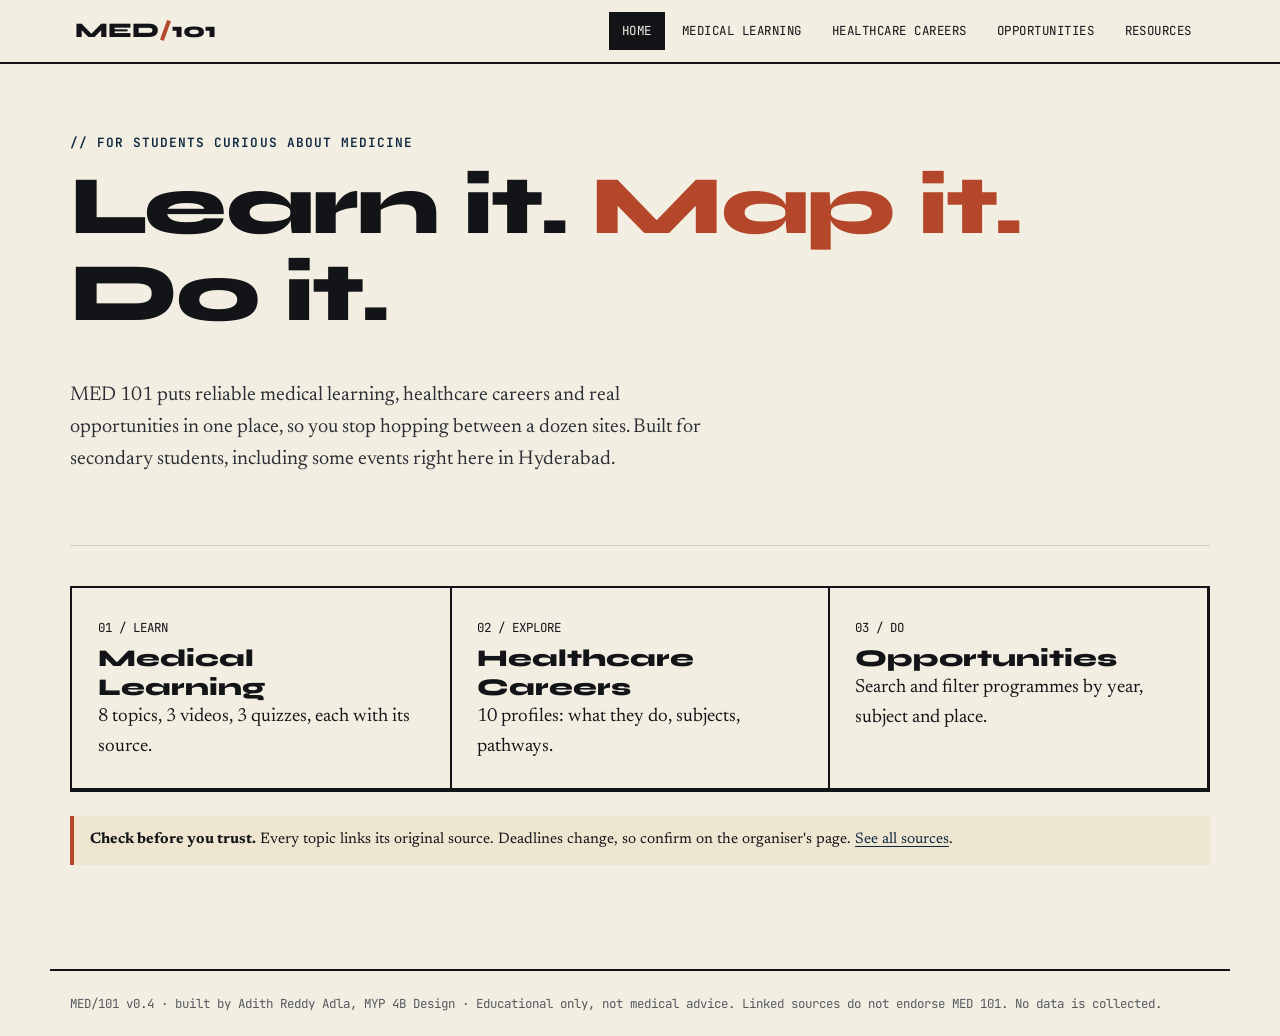
<file: index.html>
<!doctype html><html lang="en"><head><meta charset="utf-8"><meta name="viewport" content="width=device-width,initial-scale=1"><title>Home | MED 101</title>
<meta name="description" content="MED 101: medical learning, healthcare careers and opportunities for secondary students.">
<link rel="preconnect" href="https://fonts.googleapis.com"><link rel="preconnect" href="https://fonts.gstatic.com" crossorigin>
<link href="https://fonts.googleapis.com/css2?family=JetBrains+Mono:wght@400;600&family=Newsreader:opsz,wght@6..72,400;6..72,600&family=Syne:wght@600;800&display=swap" rel="stylesheet"><link rel="stylesheet" href="style.css"></head>
<body data-page="home"><a class="skip" href="#main">Skip to content</a><header><div class="bar"><a class="logo" href="index.html">MED<span>/</span>101</a>
<button id="menu" aria-expanded="false" aria-controls="nv">Menu</button><nav aria-label="Main"><ul id="nv">
<li><a data-p="home" href="index.html">Home</a></li><li><a data-p="learning" href="learning.html">Medical Learning</a></li><li><a data-p="careers" href="careers.html">Healthcare Careers</a></li><li><a data-p="opportunities" href="opportunities.html">Opportunities</a></li><li><a data-p="resources" href="resources.html">Resources</a></li></ul></nav></div></header><main id="main">
<section class="hero"><div class="eyebrow">// for students curious about medicine</div><h1>Learn it. <em>Map it.</em> Do it.</h1>
<p class="lede">MED 101 puts reliable medical learning, healthcare careers and real opportunities in one place, so you stop hopping between a dozen sites. Built for secondary students, including some events right here in Hyderabad.</p></section>
<div class="three"><a href="learning.html" style="--k:var(--learn)"><span class="mono">01 / LEARN</span><b>Medical Learning</b>8 topics, 3 videos, 3 quizzes, each with its source.</a>
<a href="careers.html" style="--k:var(--career)"><span class="mono">02 / EXPLORE</span><b>Healthcare Careers</b>10 profiles: what they do, subjects, pathways.</a>
<a href="opportunities.html" style="--k:var(--opp)"><span class="mono">03 / DO</span><b>Opportunities</b>Search and filter programmes by year, subject and place.</a></div>
<p class="note"><b>Check before you trust.</b> Every topic links its original source. Deadlines change, so confirm on the organiser's page. <a href="resources.html">See all sources</a>.</p>
</main><footer>MED/101 v0.4 &middot; built by Adith Reddy Adla, MYP 4B Design &middot; Educational only, not medical advice. Linked sources do not endorse MED 101. No data is collected.</footer><script src="data.js"></script><script src="app.js"></script></body></html>
</file>
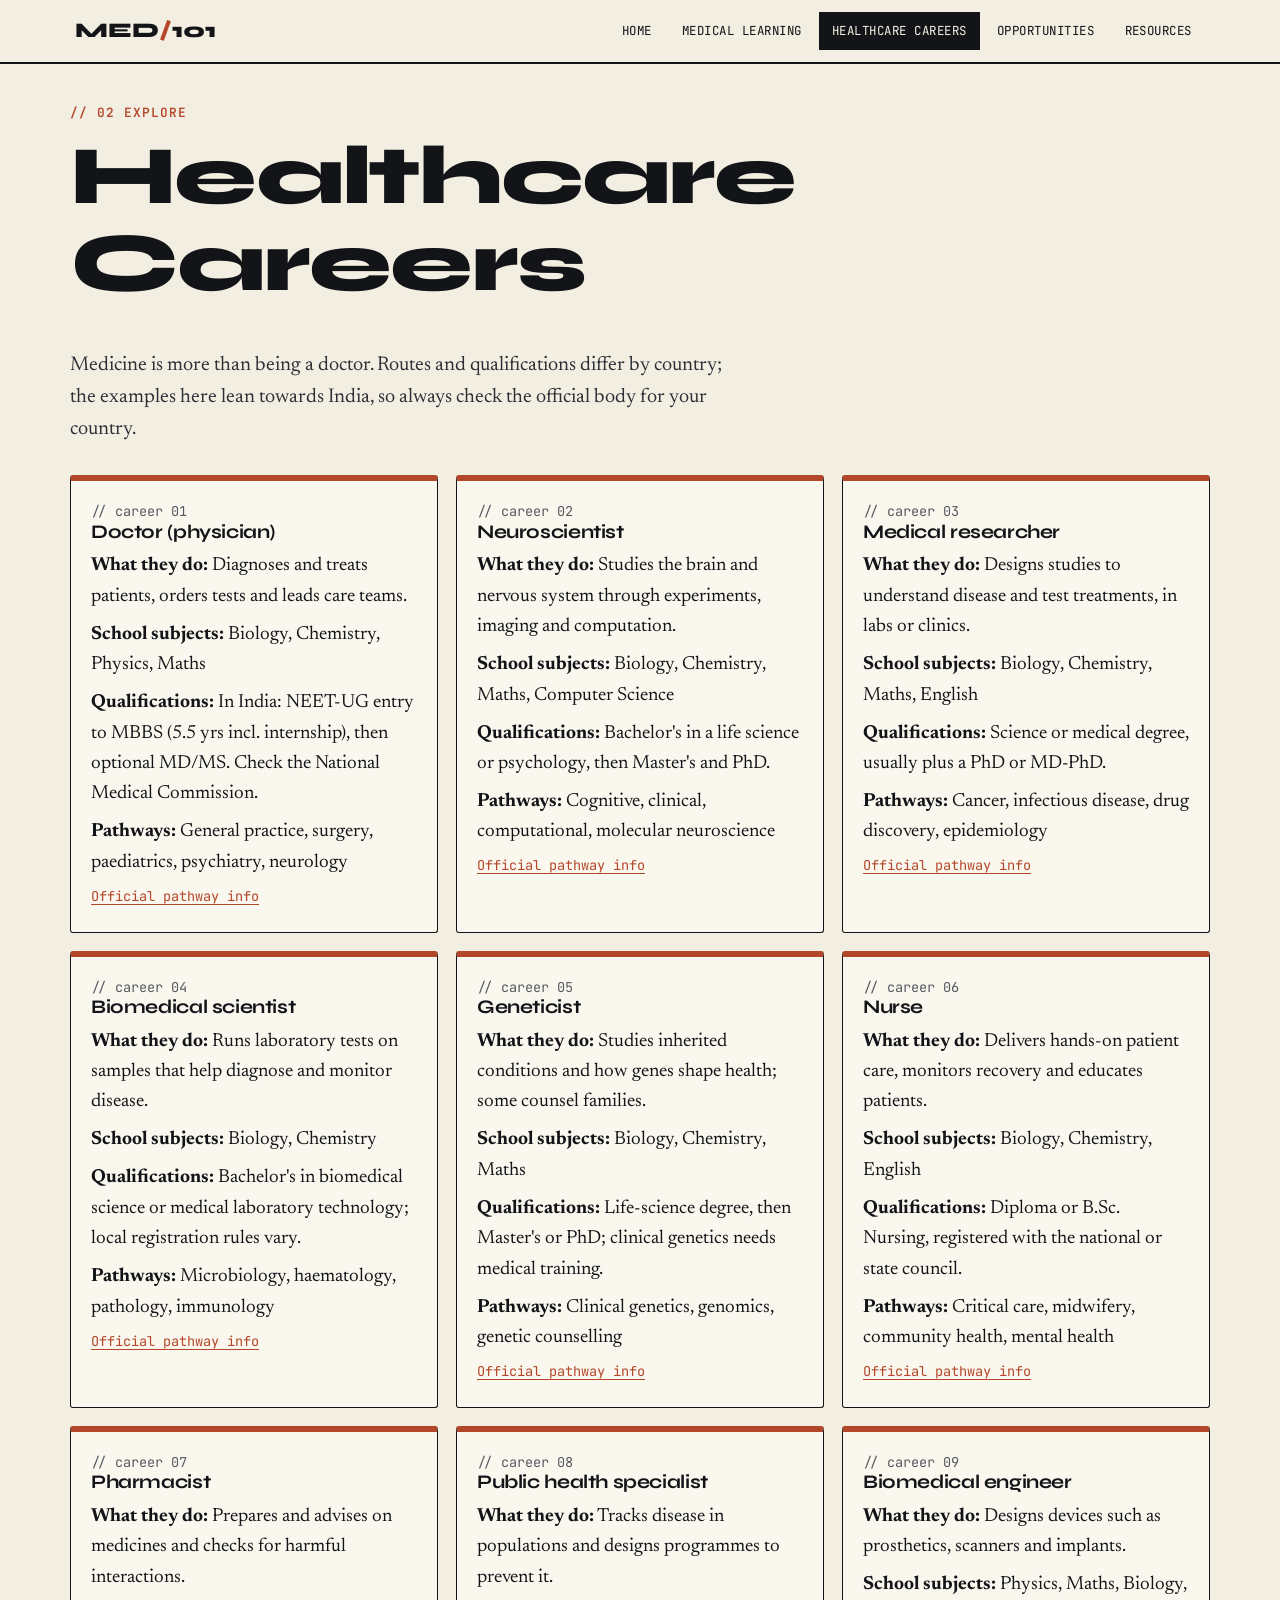
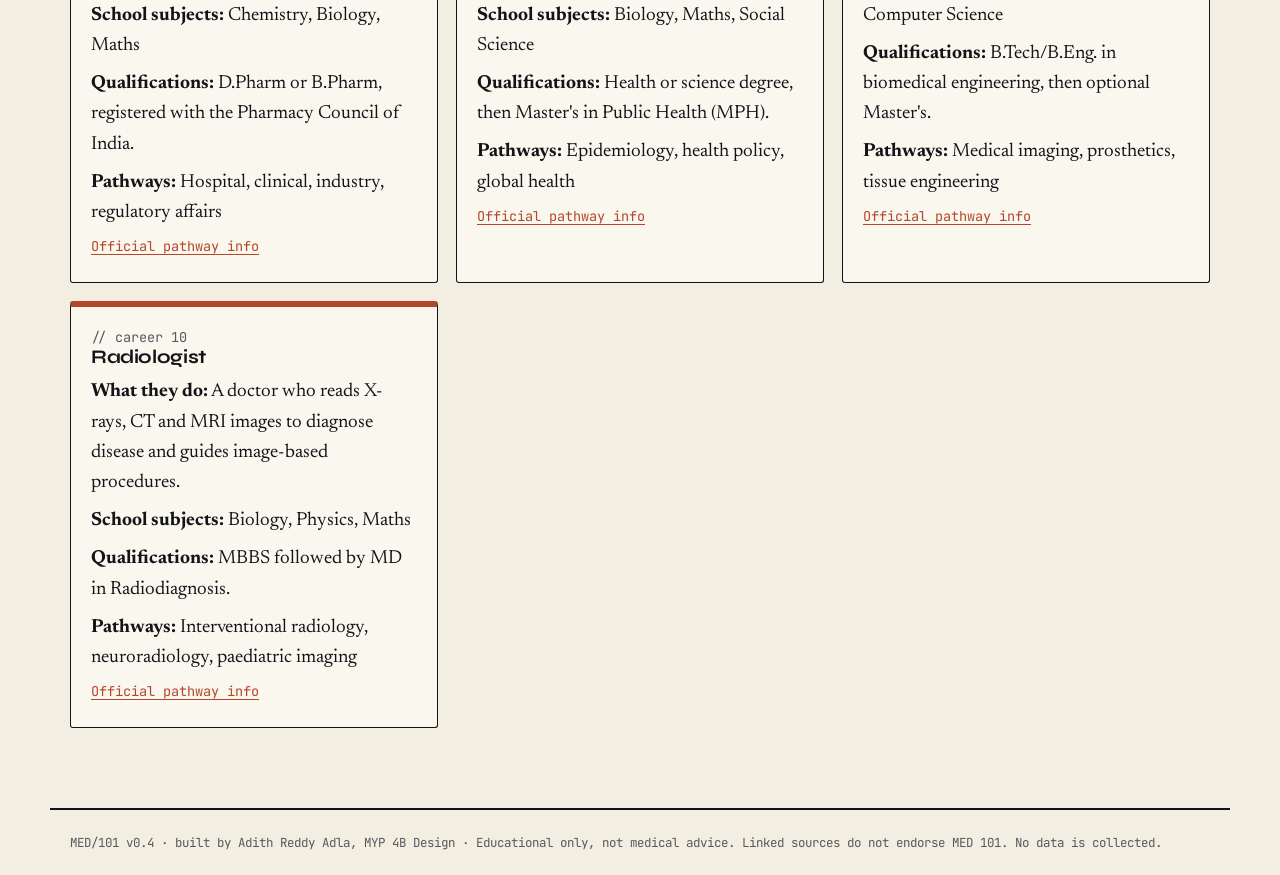
<file: careers.html>
<!doctype html><html lang="en"><head><meta charset="utf-8"><meta name="viewport" content="width=device-width,initial-scale=1"><title>Healthcare Careers | MED 101</title>
<meta name="description" content="MED 101: medical learning, healthcare careers and opportunities for secondary students.">
<link rel="preconnect" href="https://fonts.googleapis.com"><link rel="preconnect" href="https://fonts.gstatic.com" crossorigin>
<link href="https://fonts.googleapis.com/css2?family=JetBrains+Mono:wght@400;600&family=Newsreader:opsz,wght@6..72,400;6..72,600&family=Syne:wght@600;800&display=swap" rel="stylesheet"><link rel="stylesheet" href="style.css"></head>
<body data-page="careers"><a class="skip" href="#main">Skip to content</a><header><div class="bar"><a class="logo" href="index.html">MED<span>/</span>101</a>
<button id="menu" aria-expanded="false" aria-controls="nv">Menu</button><nav aria-label="Main"><ul id="nv">
<li><a data-p="home" href="index.html">Home</a></li><li><a data-p="learning" href="learning.html">Medical Learning</a></li><li><a data-p="careers" href="careers.html">Healthcare Careers</a></li><li><a data-p="opportunities" href="opportunities.html">Opportunities</a></li><li><a data-p="resources" href="resources.html">Resources</a></li></ul></nav></div></header><main id="main">
<div class="eyebrow">// 02 explore</div><h1>Healthcare Careers</h1><p class="lede">Medicine is more than being a doctor. Routes and qualifications differ by country; the examples here lean towards India, so always check the official body for your country.</p><div class="grid" id="careers" style="margin-top:30px"></div>
</main><footer>MED/101 v0.4 &middot; built by Adith Reddy Adla, MYP 4B Design &middot; Educational only, not medical advice. Linked sources do not endorse MED 101. No data is collected.</footer><script src="data.js"></script><script src="app.js"></script></body></html>
</file>
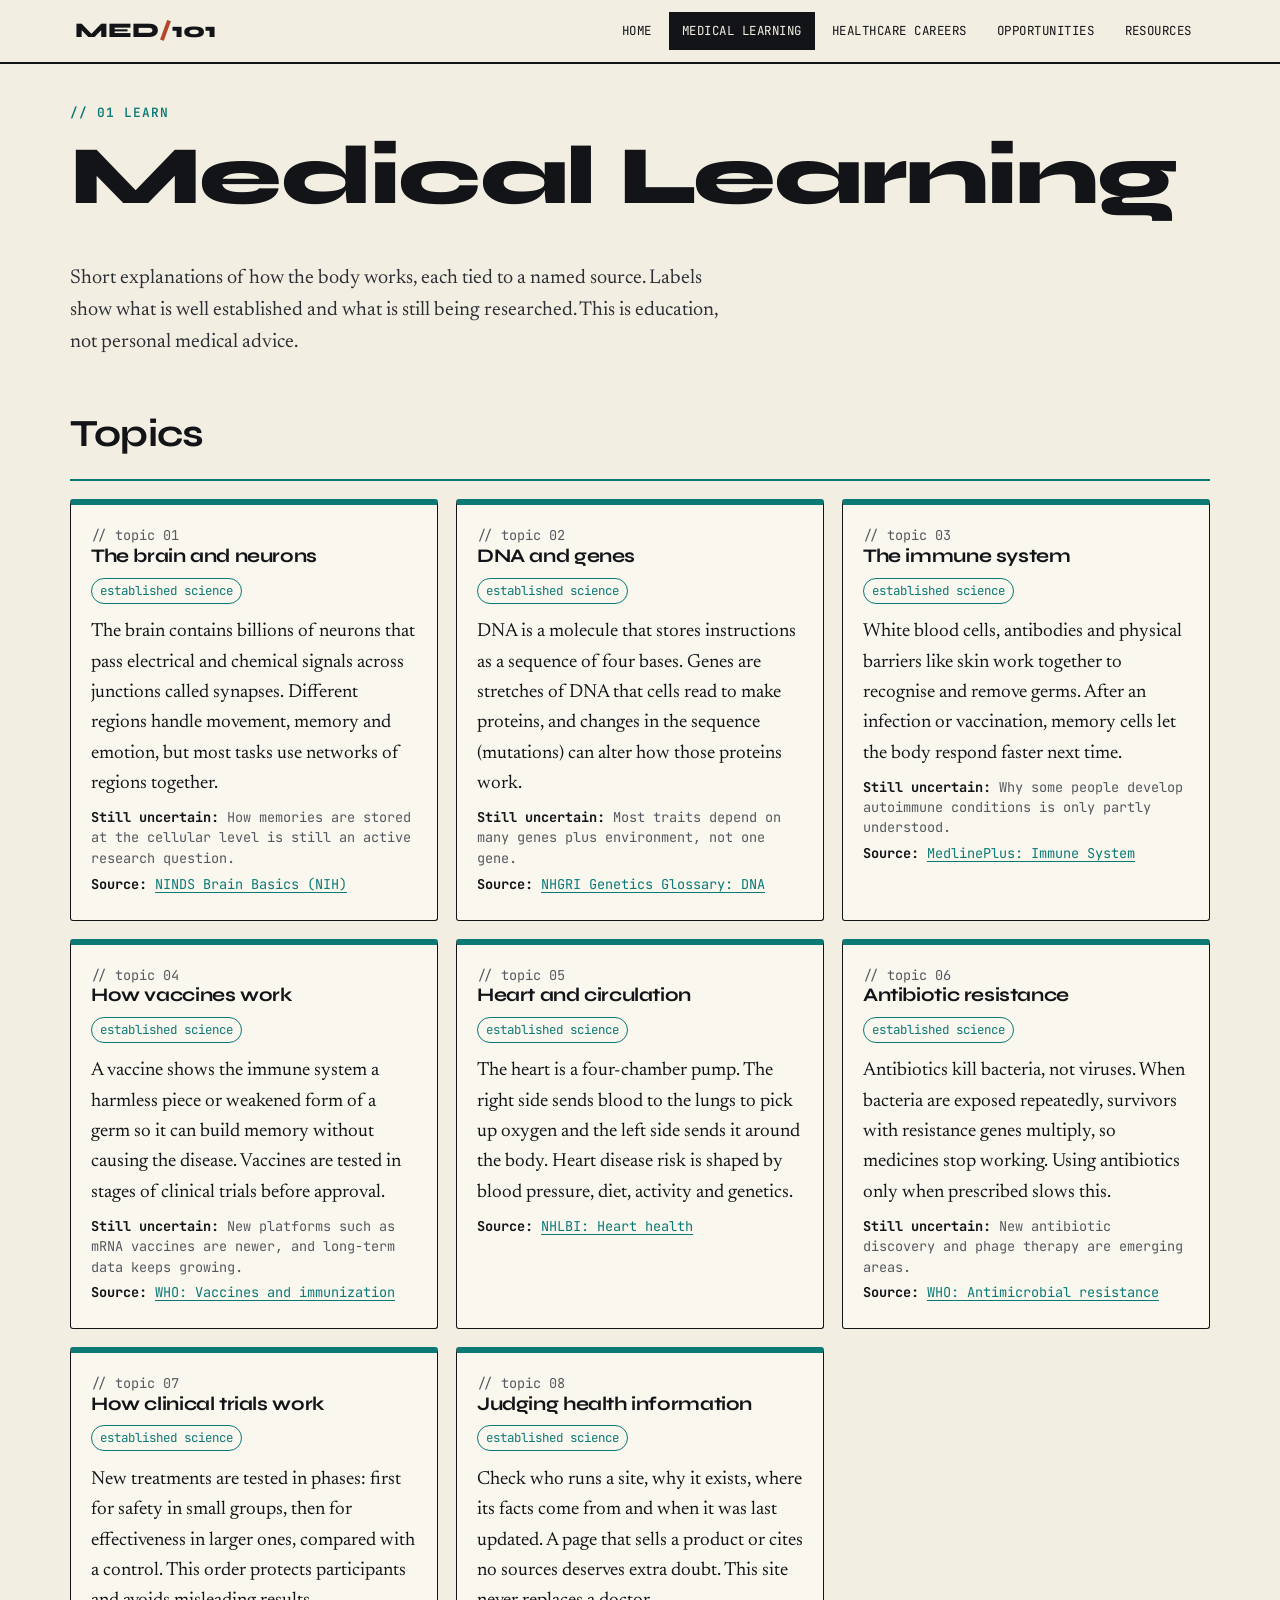
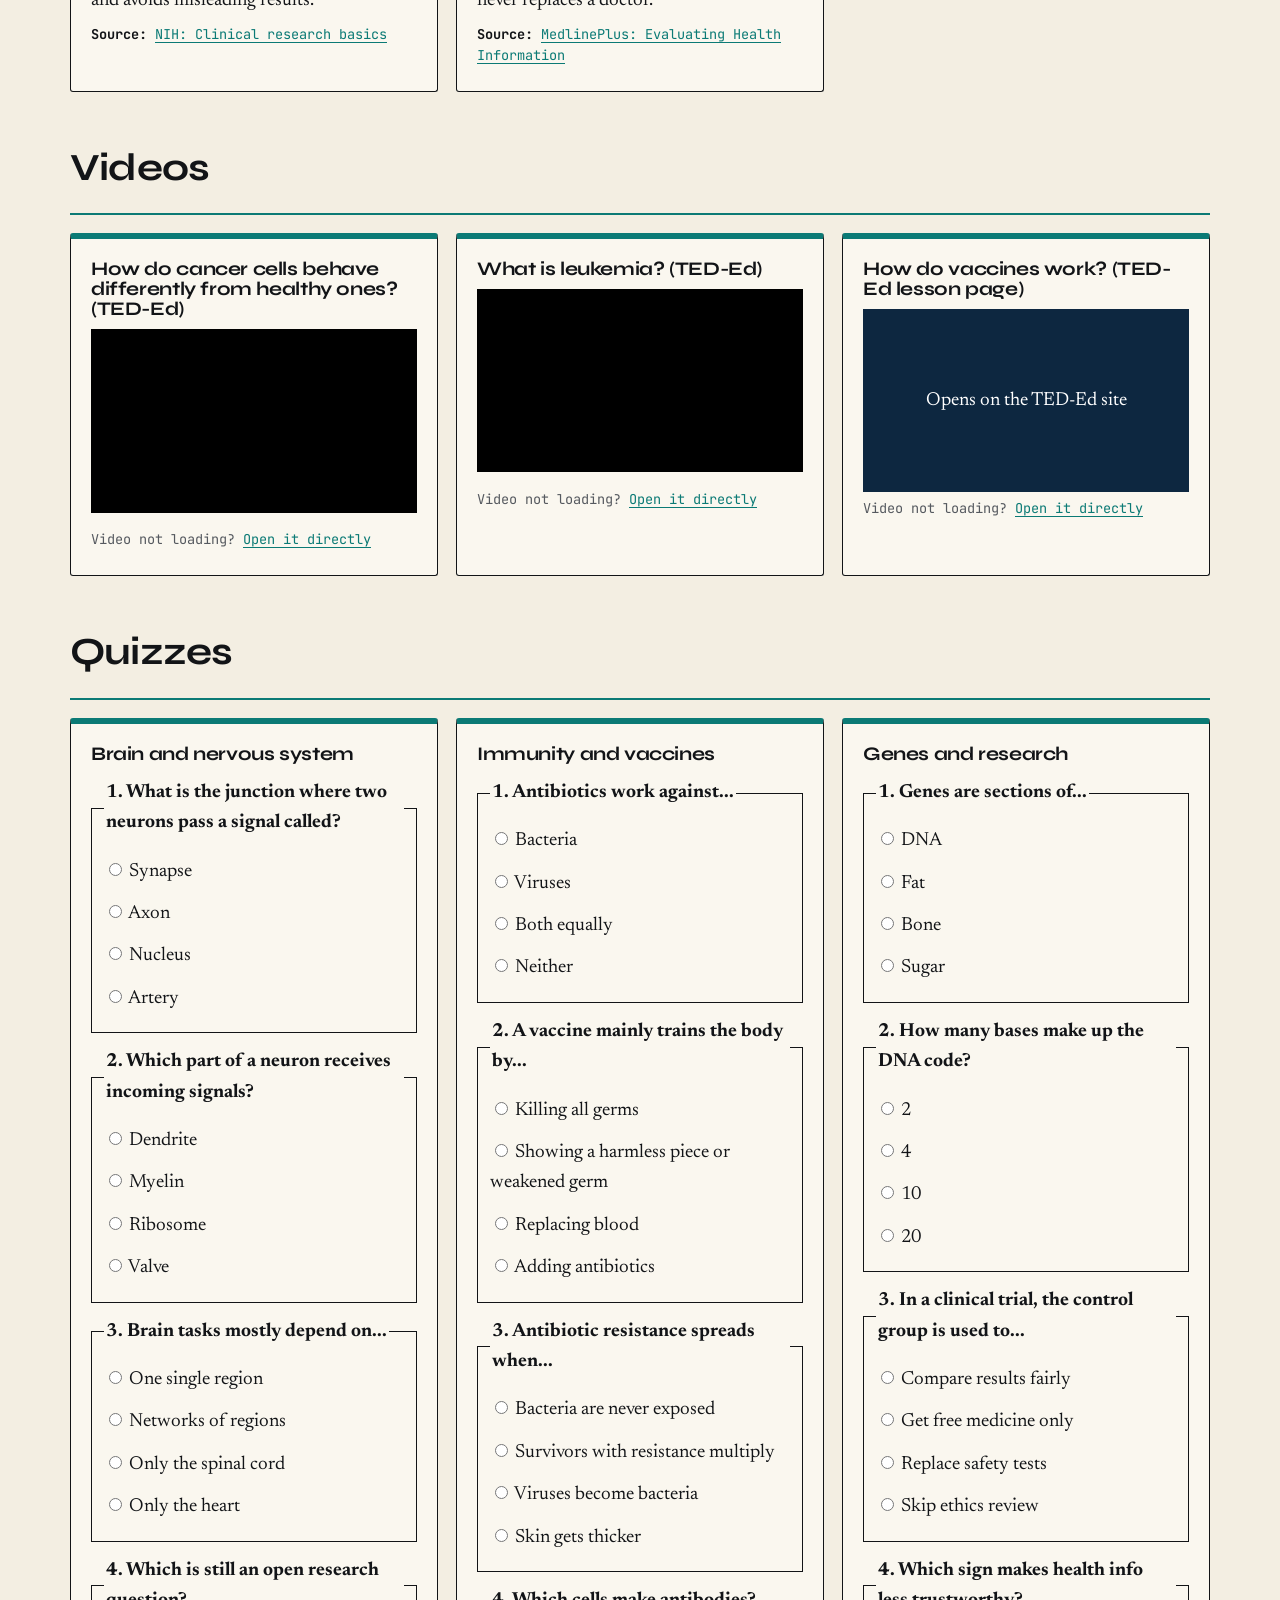
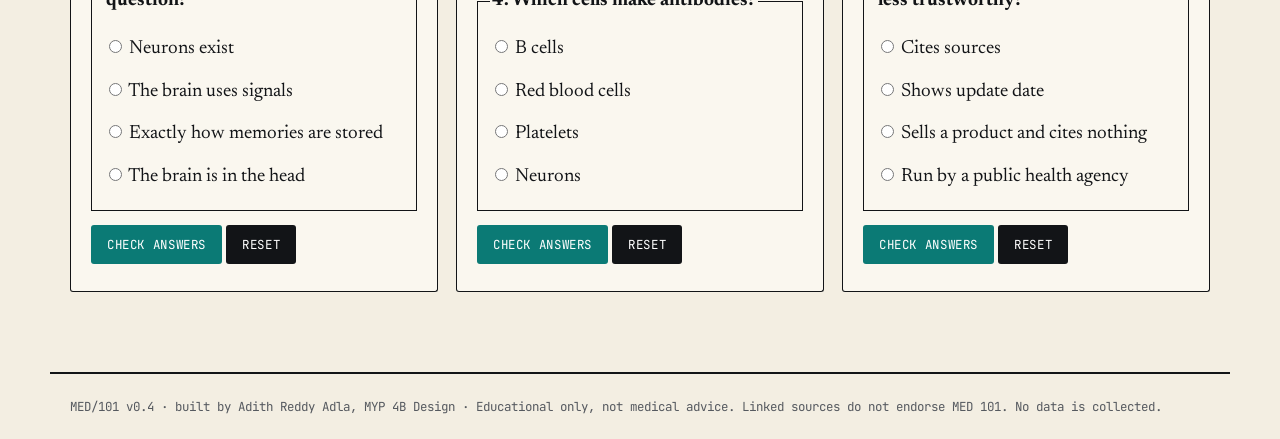
<file: learning.html>
<!doctype html><html lang="en"><head><meta charset="utf-8"><meta name="viewport" content="width=device-width,initial-scale=1"><title>Medical Learning | MED 101</title>
<meta name="description" content="MED 101: medical learning, healthcare careers and opportunities for secondary students.">
<link rel="preconnect" href="https://fonts.googleapis.com"><link rel="preconnect" href="https://fonts.gstatic.com" crossorigin>
<link href="https://fonts.googleapis.com/css2?family=JetBrains+Mono:wght@400;600&family=Newsreader:opsz,wght@6..72,400;6..72,600&family=Syne:wght@600;800&display=swap" rel="stylesheet"><link rel="stylesheet" href="style.css"></head>
<body data-page="learning"><a class="skip" href="#main">Skip to content</a><header><div class="bar"><a class="logo" href="index.html">MED<span>/</span>101</a>
<button id="menu" aria-expanded="false" aria-controls="nv">Menu</button><nav aria-label="Main"><ul id="nv">
<li><a data-p="home" href="index.html">Home</a></li><li><a data-p="learning" href="learning.html">Medical Learning</a></li><li><a data-p="careers" href="careers.html">Healthcare Careers</a></li><li><a data-p="opportunities" href="opportunities.html">Opportunities</a></li><li><a data-p="resources" href="resources.html">Resources</a></li></ul></nav></div></header><main id="main">
<div class="eyebrow">// 01 learn</div><h1>Medical Learning</h1><p class="lede">Short explanations of how the body works, each tied to a named source. Labels show what is well established and what is still being researched. This is education, not personal medical advice.</p>
<div class="sec-h"><h2>Topics</h2></div><div class="grid" id="topics"></div>
<div class="sec-h"><h2>Videos</h2></div><div class="grid" id="videos"></div>
<div class="sec-h"><h2>Quizzes</h2></div><div class="grid" id="quizzes"></div>
</main><footer>MED/101 v0.4 &middot; built by Adith Reddy Adla, MYP 4B Design &middot; Educational only, not medical advice. Linked sources do not endorse MED 101. No data is collected.</footer><script src="data.js"></script><script src="app.js"></script></body></html>
</file>
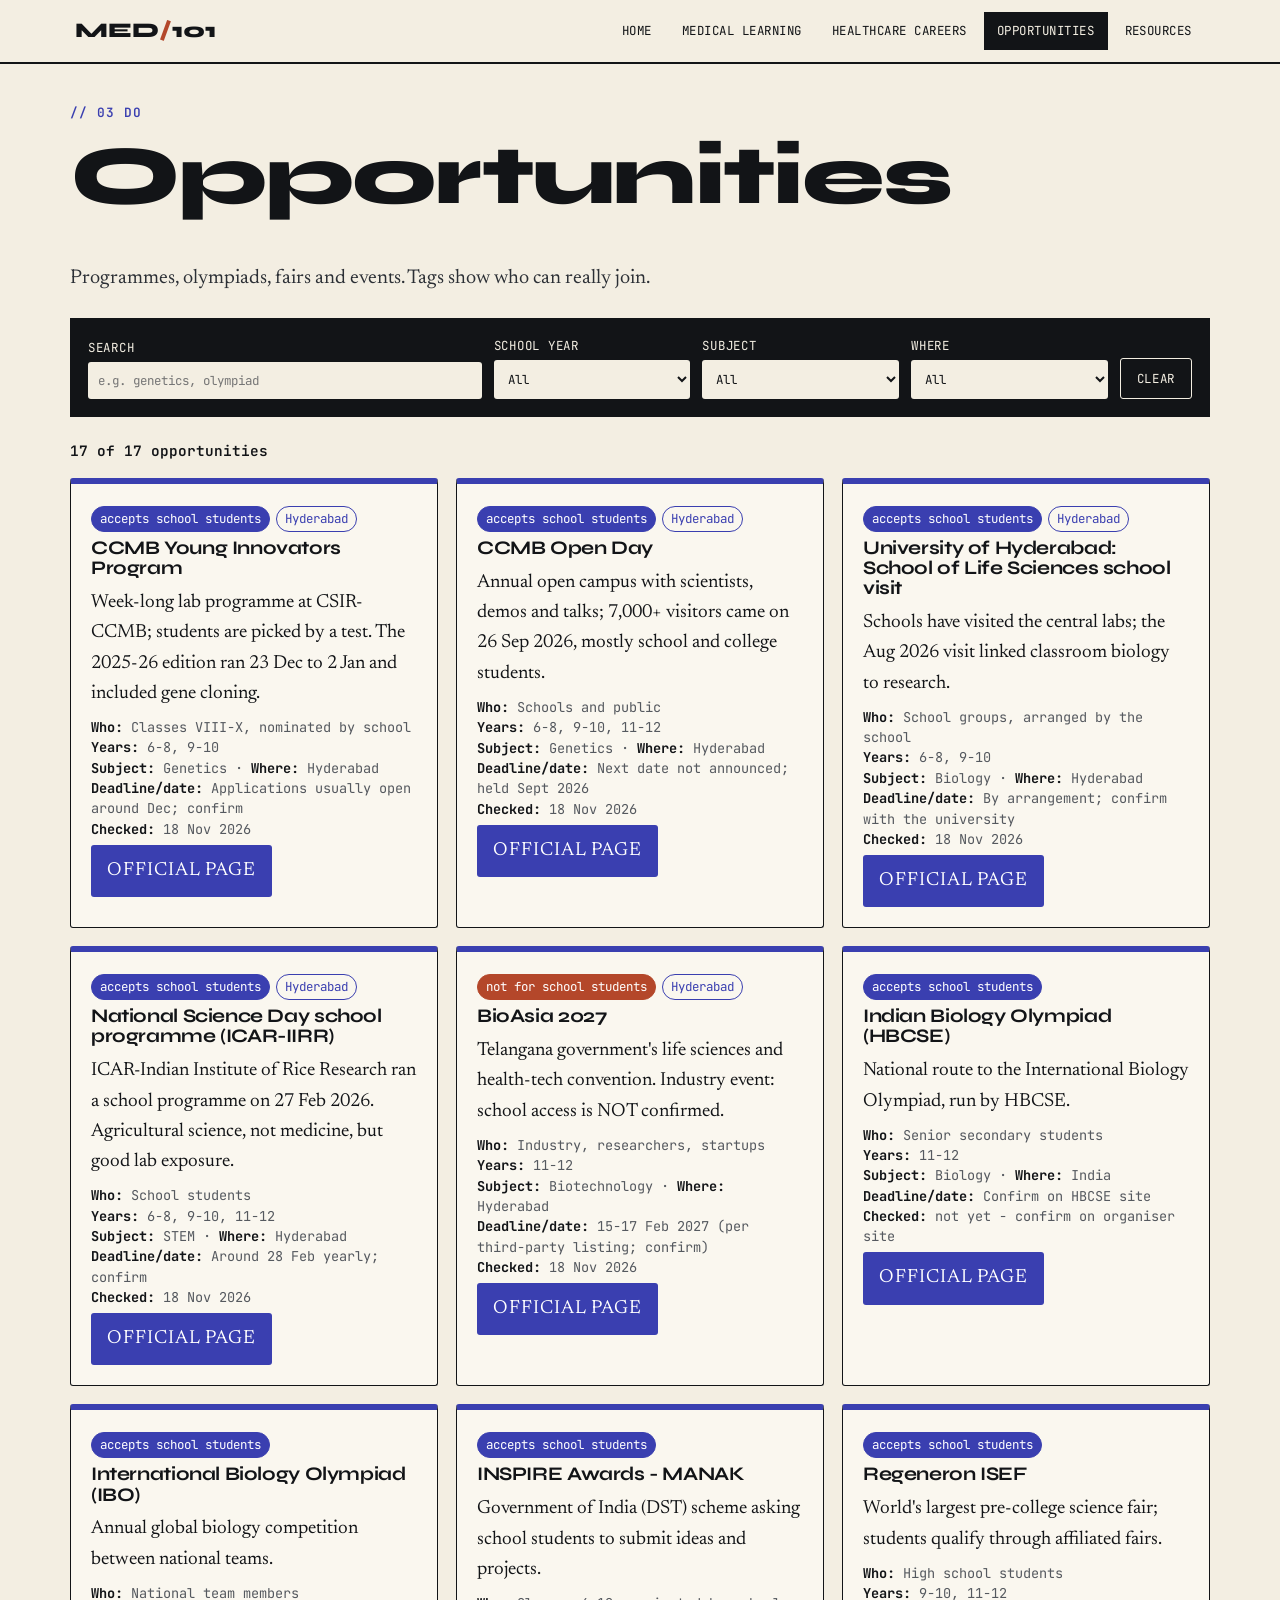
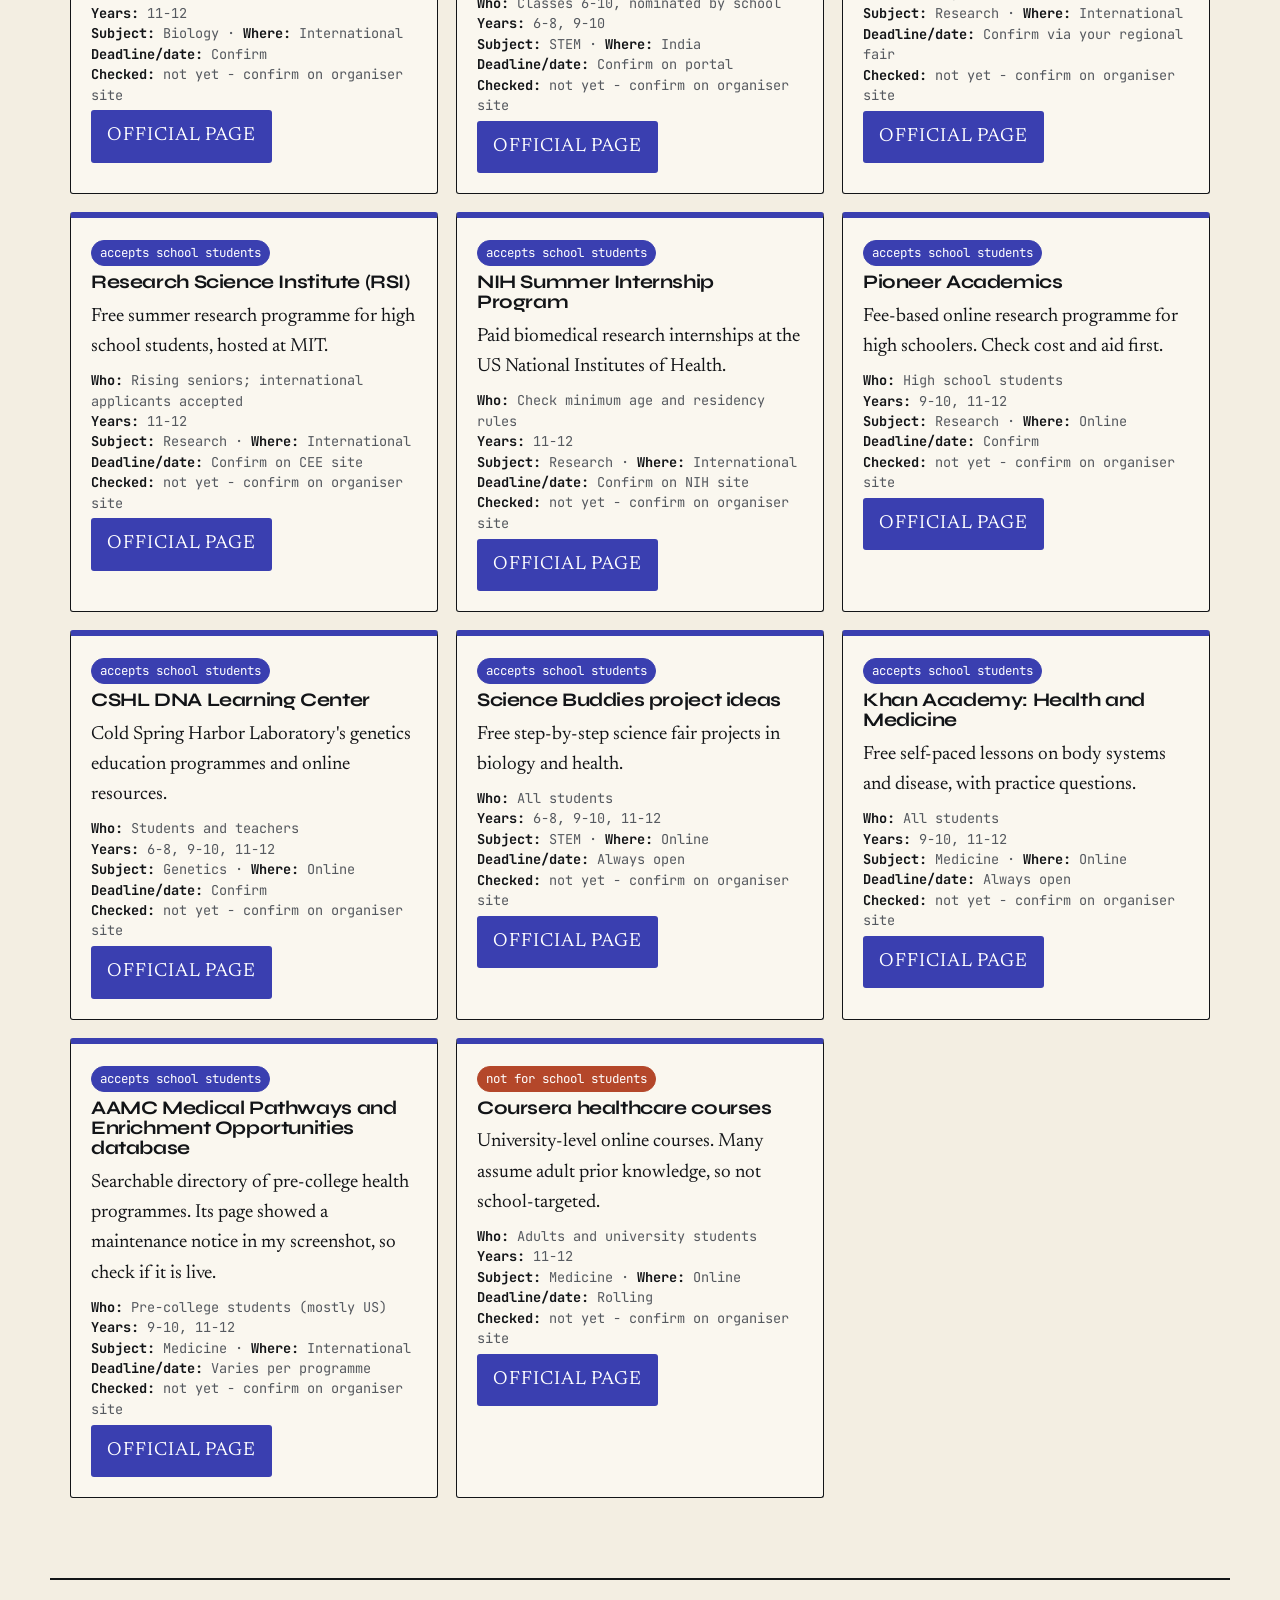
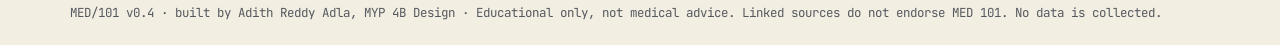
<file: opportunities.html>
<!doctype html><html lang="en"><head><meta charset="utf-8"><meta name="viewport" content="width=device-width,initial-scale=1"><title>Opportunities | MED 101</title>
<meta name="description" content="MED 101: medical learning, healthcare careers and opportunities for secondary students.">
<link rel="preconnect" href="https://fonts.googleapis.com"><link rel="preconnect" href="https://fonts.gstatic.com" crossorigin>
<link href="https://fonts.googleapis.com/css2?family=JetBrains+Mono:wght@400;600&family=Newsreader:opsz,wght@6..72,400;6..72,600&family=Syne:wght@600;800&display=swap" rel="stylesheet"><link rel="stylesheet" href="style.css"></head>
<body data-page="opportunities"><a class="skip" href="#main">Skip to content</a><header><div class="bar"><a class="logo" href="index.html">MED<span>/</span>101</a>
<button id="menu" aria-expanded="false" aria-controls="nv">Menu</button><nav aria-label="Main"><ul id="nv">
<li><a data-p="home" href="index.html">Home</a></li><li><a data-p="learning" href="learning.html">Medical Learning</a></li><li><a data-p="careers" href="careers.html">Healthcare Careers</a></li><li><a data-p="opportunities" href="opportunities.html">Opportunities</a></li><li><a data-p="resources" href="resources.html">Resources</a></li></ul></nav></div></header><main id="main">
<div class="eyebrow">// 03 do</div><h1>Opportunities</h1><p class="lede">Programmes, olympiads, fairs and events. Tags show who can really join.</p>
<form class="filters" role="search" onsubmit="return false"><div><label for="q">Search</label><input id="q" type="search" placeholder="e.g. genetics, olympiad"></div>
<div><label for="yr">School year</label><select id="yr"><option value="">All</option><option value="6-8">Classes 6-8</option><option value="9-10">Classes 9-10</option><option value="11-12">Classes 11-12</option></select></div>
<div><label for="sub">Subject</label><select id="sub"><option value="">All</option></select></div>
<div><label for="loc">Where</label><select id="loc"><option value="">All</option></select></div><button class="btn ghost" id="clr" type="button">Clear</button></form>
<div id="count" aria-live="polite"></div><div class="grid" id="list"></div>
</main><footer>MED/101 v0.4 &middot; built by Adith Reddy Adla, MYP 4B Design &middot; Educational only, not medical advice. Linked sources do not endorse MED 101. No data is collected.</footer><script src="data.js"></script><script src="app.js"></script></body></html>
</file>
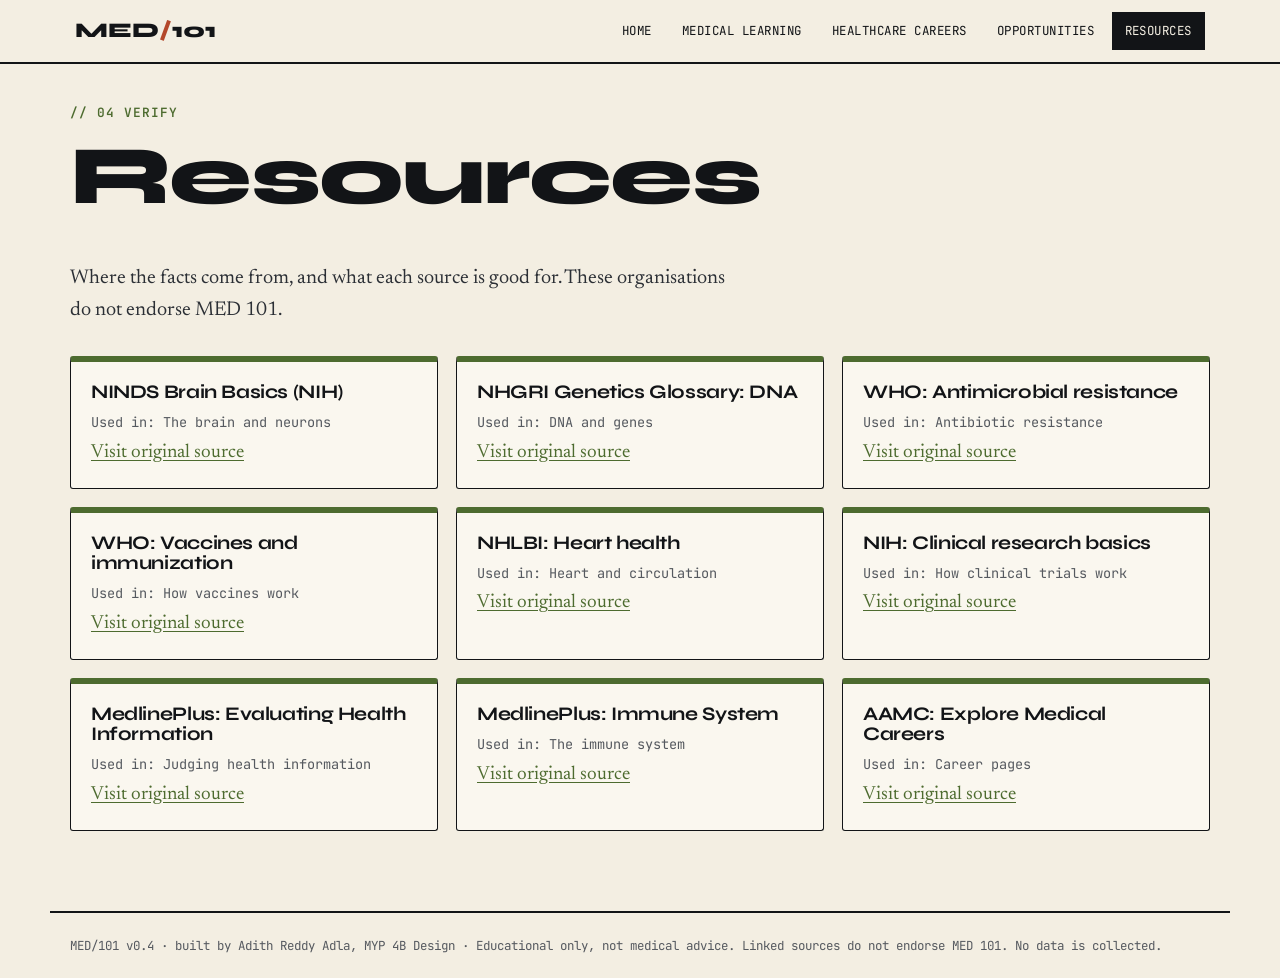
<file: resources.html>
<!doctype html><html lang="en"><head><meta charset="utf-8"><meta name="viewport" content="width=device-width,initial-scale=1"><title>Resources | MED 101</title>
<meta name="description" content="MED 101: medical learning, healthcare careers and opportunities for secondary students.">
<link rel="preconnect" href="https://fonts.googleapis.com"><link rel="preconnect" href="https://fonts.gstatic.com" crossorigin>
<link href="https://fonts.googleapis.com/css2?family=JetBrains+Mono:wght@400;600&family=Newsreader:opsz,wght@6..72,400;6..72,600&family=Syne:wght@600;800&display=swap" rel="stylesheet"><link rel="stylesheet" href="style.css"></head>
<body data-page="resources"><a class="skip" href="#main">Skip to content</a><header><div class="bar"><a class="logo" href="index.html">MED<span>/</span>101</a>
<button id="menu" aria-expanded="false" aria-controls="nv">Menu</button><nav aria-label="Main"><ul id="nv">
<li><a data-p="home" href="index.html">Home</a></li><li><a data-p="learning" href="learning.html">Medical Learning</a></li><li><a data-p="careers" href="careers.html">Healthcare Careers</a></li><li><a data-p="opportunities" href="opportunities.html">Opportunities</a></li><li><a data-p="resources" href="resources.html">Resources</a></li></ul></nav></div></header><main id="main">
<div class="eyebrow">// 04 verify</div><h1>Resources</h1><p class="lede">Where the facts come from, and what each source is good for. These organisations do not endorse MED 101.</p><div class="grid" id="src" style="margin-top:30px"></div>
</main><footer>MED/101 v0.4 &middot; built by Adith Reddy Adla, MYP 4B Design &middot; Educational only, not medical advice. Linked sources do not endorse MED 101. No data is collected.</footer><script src="data.js"></script><script src="app.js"></script></body></html>
</file>
<file: style.css>
/* MED 101 - style.css | tokens first, components after */
:root{--paper:#f3eee2;--ink:#121417;--navy:#0d2740;--mute:#55595f;--line:#d6cfbd;--card:#faf7ef;
--learn:#0b7a75;--career:#b4472a;--opp:#3a3fb0;--res:#4d6b2f;--c:var(--navy);--r:3px}
body[data-page=learning]{--c:var(--learn)}body[data-page=careers]{--c:var(--career)}
body[data-page=opportunities]{--c:var(--opp)}body[data-page=resources]{--c:var(--res)}
*{box-sizing:border-box}html{scroll-behavior:smooth}
body{margin:0;background:var(--paper);color:var(--ink);font:19px/1.6 "Newsreader",Georgia,serif;overflow-x:hidden}
h1,h2,h3{font-family:"Syne",system-ui,sans-serif;line-height:1.05;letter-spacing:-.02em;margin:0 0 .5em}
h1{font-size:clamp(2.4rem,7vw,5.2rem);font-weight:800}h2{font-size:clamp(1.6rem,3.5vw,2.4rem)}h3{font-size:1.2rem}
a{color:var(--c);text-underline-offset:3px}a:hover{background:var(--c);color:var(--paper)}
:focus-visible{outline:3px solid var(--ink);outline-offset:3px;box-shadow:0 0 0 6px var(--paper)}
.mono,.tag,label,button,select,input,nav a{font-family:"JetBrains Mono",monospace;font-size:.78rem}
.skip{position:absolute;left:-999px}.skip:focus{left:8px;top:8px;background:var(--paper);padding:8px;z-index:9}
header{border-bottom:2px solid var(--ink);position:sticky;top:0;background:var(--paper);z-index:5}
.bar{display:flex;align-items:center;justify-content:space-between;max-width:1170px;margin:auto;padding:12px 20px}
.logo{font:800 1.3rem "Syne",sans-serif;text-decoration:none;color:var(--ink)}.logo span{color:var(--career)}
nav ul{display:flex;gap:4px;list-style:none;margin:0;padding:0}
nav a{display:block;padding:8px 12px;text-decoration:none;color:var(--ink);border:1px solid transparent;text-transform:uppercase;letter-spacing:.04em}
nav a:hover{border-color:var(--ink);background:none;color:var(--ink)}
nav a[aria-current=page]{background:var(--ink);color:var(--paper)}
#menu{display:none;background:none;border:1px solid var(--ink);padding:8px 12px;cursor:pointer;color:var(--ink)}
main{max-width:1180px;margin:auto;padding:40px 20px 80px}
.eyebrow{font:600 .8rem "JetBrains Mono",monospace;color:var(--c);text-transform:uppercase;letter-spacing:.08em;margin-bottom:12px}
.lede{max-width:60ch;font-size:1.25rem;color:#2b2f35}
.hero{padding:30px 0 50px;border-bottom:1px solid var(--line);margin-bottom:40px}
.hero h1 em{font-style:normal;color:var(--career)}
.grid{display:grid;gap:18px;grid-template-columns:repeat(auto-fill,minmax(290px,1fr))}
.three{display:grid;gap:0;grid-template-columns:repeat(auto-fit,minmax(260px,1fr));border:2px solid var(--ink)}
.three a{padding:26px;text-decoration:none;color:var(--ink);border-right:2px solid var(--ink);border-bottom:2px solid var(--ink);margin:-1px -1px 0 0;transition:background .2s}
.three a:hover{background:var(--k);color:var(--paper)}.three b{font:800 1.5rem "Syne",sans-serif;display:block}
.card{background:var(--card);border:1px solid var(--ink);border-top:6px solid var(--c);padding:20px;border-radius:var(--r)}
.card p{margin:.4em 0}.tag{display:inline-block;border:1px solid var(--c);color:var(--c);padding:2px 8px;margin:0 6px 6px 0;border-radius:99px}
.tag.hot{background:var(--career);border-color:var(--career);color:#fff}.tag.sch{background:var(--opp);border-color:var(--opp);color:#fff}
.meta{font:.85rem/1.5 "JetBrains Mono",monospace;color:var(--mute)}.meta b{color:var(--ink)}
.filters{display:grid;gap:12px;grid-template-columns:2fr 1fr 1fr 1fr auto;align-items:end;background:var(--ink);color:var(--paper);padding:18px;margin:24px 0}
.filters label{display:block;margin-bottom:4px;text-transform:uppercase;letter-spacing:.06em}
.filters input,.filters select{width:100%;padding:10px;border:0;border-radius:var(--r);background:var(--paper);color:var(--ink)}
button.btn,.btn{background:var(--c);color:#fff;border:0;padding:11px 16px;cursor:pointer;border-radius:var(--r);text-transform:uppercase;letter-spacing:.05em;text-decoration:none;display:inline-block}
.btn:hover{filter:brightness(1.2);color:#fff;background:var(--c)}.btn:active{transform:translateY(1px)}
.btn.ghost{background:transparent;color:var(--paper);border:1px solid var(--paper)}
#count{font:600 .9rem "JetBrains Mono",monospace;margin:10px 0 18px}
.empty{border:2px dashed var(--ink);padding:30px;text-align:center}
.vid iframe{width:100%;aspect-ratio:16/9;border:0;background:#000}.vid .ph{aspect-ratio:16/9;background:var(--navy);color:#fff;display:grid;place-items:center;padding:14px;text-align:center}
fieldset{border:1px solid var(--ink);margin:14px 0;padding:12px}legend{font-weight:700}
fieldset label{display:block;font:inherit;padding:6px 0;cursor:pointer}
.res{margin-top:12px;font-weight:600}.ok{color:#14702e}.bad{color:#a11}
.note{border-left:4px solid var(--career);background:#efe6d2;padding:12px 16px;font-size:.95rem;margin:24px 0}
footer{border-top:2px solid var(--ink);padding:24px 20px;font:.78rem "JetBrains Mono",monospace;max-width:1180px;margin:auto;color:var(--mute)}
.sec-h{display:flex;gap:14px;align-items:baseline;margin:56px 0 18px;border-bottom:2px solid var(--c);padding-bottom:6px}.sec-h .mono{color:var(--c)}
@media(max-width:860px){#menu{display:block}nav ul{display:none;position:absolute;left:0;right:0;top:100%;background:var(--paper);flex-direction:column;border-bottom:2px solid var(--ink);padding:10px 20px}
nav ul.open{display:flex}.filters{grid-template-columns:1fr 1fr}.filters div:first-child{grid-column:1/-1}}
@media(max-width:520px){body{font-size:17px}.filters{grid-template-columns:1fr}}
@media(prefers-reduced-motion:reduce){*{transition:none!important;scroll-behavior:auto!important}}
</file>
